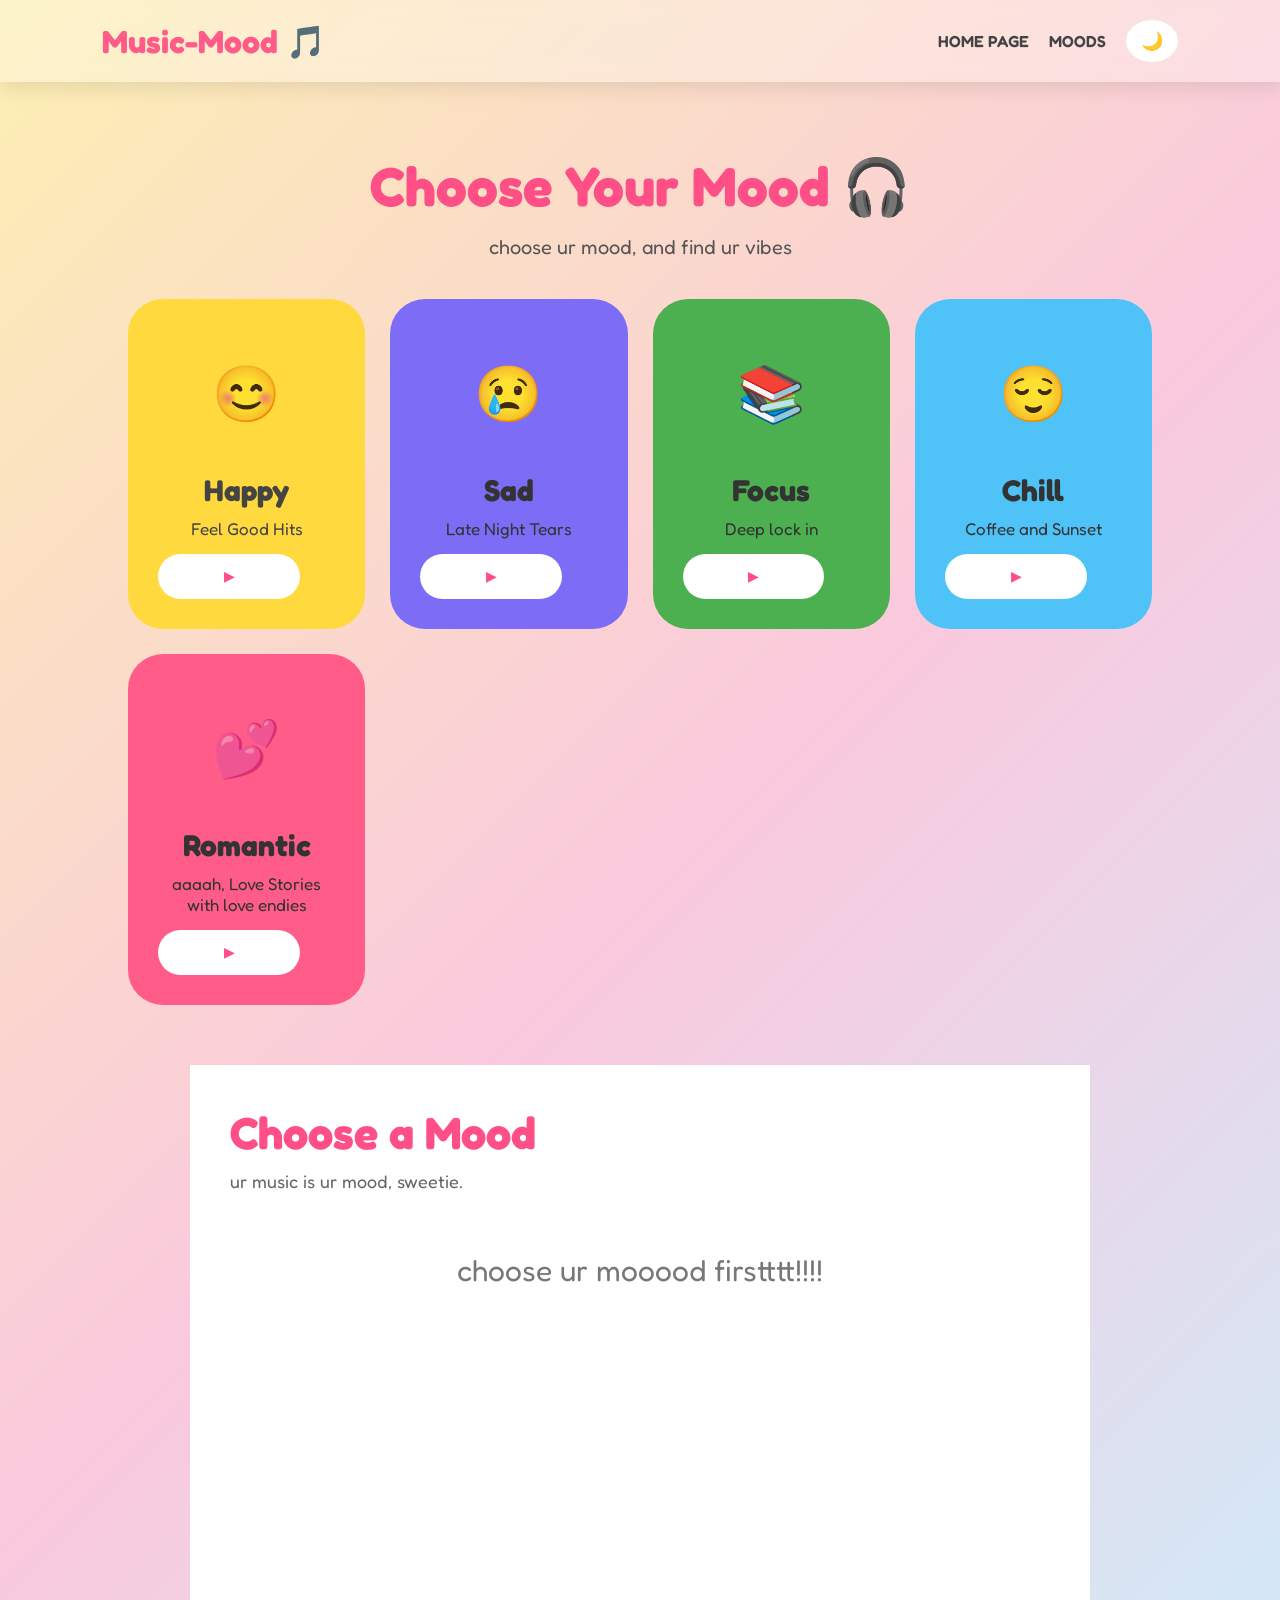
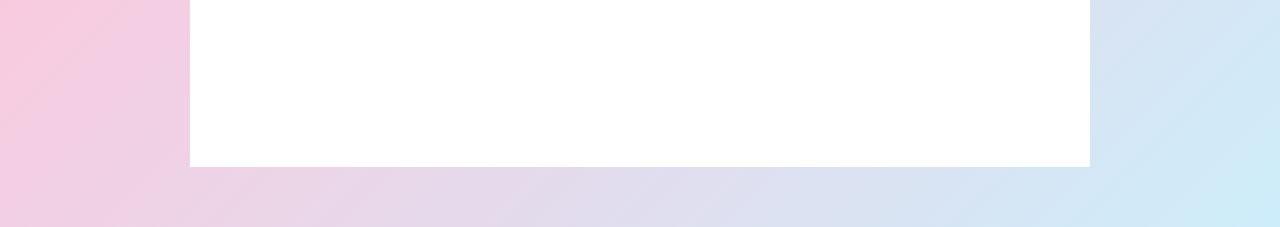
<file: moods.html>
<!DOCTYPE html>
<html lang="en">
<head>
    <meta charset="UTF-8">
    <meta name="viewport" content="width=device-width, initial-scale=1.0">
    <title>Choose ur Mood, bro</title>
    <link rel ="stylesheet" href="style.css">
    <link rel="preconnect" href="https://fonts.googleapis.com">
    <link rel="preconnect" href="https://fonts.gstatic.com" crossorigin>
    <link href="https://fonts.googleapis.com/css2?family=Fredoka:wght@300..700&display=swap" rel="stylesheet">
</head>
<body>
    <header>
        <div class="headlogo">
            Music-Mood 🎵
        </div>
    <nav>
        <a href=".">HOME PAGE</a>
        <a href="moods.html">MOODS</a>
        <button id="themebtn">🌙</button>
    </nav>
    </header>
    <section class="choose">
        <h1>Choose Your Mood 🎧</h1>
        <p>
        choose ur mood, and find ur vibes
        </p>
    </section>
<section class="moodchoose">
    <div class="card-happy" onclick="showMood('happy')">
    <div class="emoji">😊</div>
    <h2>Happy</h2>
    <p>Feel Good Hits</p>
    <button>▶</button>
    </div>
    <div class="card-sad" onclick="showMood('sad')">
    <div class="emoji">😢</div>
    <h2>Sad</h2>
    <p>Late Night Tears</p>
    <button>▶</button>
    </div>
    <div class="card-focused" onclick="showMood('focus')">
    <div class="emoji">📚</div>
    <h2>Focus</h2>
    <p>Deep lock in</p>
    <button>▶</button>
    </div>
    <div class="card-chill" onclick="showMood('chill')">
    <div class="emoji">😌</div>
    <h2>Chill</h2>
    <p>Coffee and Sunset</p>
    <button>▶</button>
    </div>
    <div class="card-romantic" onclick="showMood('romantic')">
    <div class="emoji">💕</div>
    <h2>Romantic</h2>
    <p>aaaah, Love Stories with love endies</p>
    <button>▶</button>
    </div>
</section>

    <section class="player">
        <div class="selectmood">
        <div>
            <h2 id="moodtitle">Choose a Mood</h2>
        <p id="moodquote">ur music is ur mood, sweetie.</p>
        </div>
        </div>
        <div id ="moodsong">
           <p class="empty">choose ur mooood firstttt!!!!</p>
    </div>
        <iframe
        id="spotifyPlayer"
        style="border-radius:20px; margin-top: 25px;"
        src=""
        width="100%"
        height="380"
        frameborder="0"
        allowfullscreen
        allow="autoplay; clipboard-write; encrypted-media; fullscreen; picture-in-picture">
</iframe>
    </section>
    <script src="mood.js"></script>
    </body>
    </html>
</file>
<file: style.css>
*{
    margin: 0;
    padding:0;
    box-sizing: border-box;
}
html{
    scroll-behavior: smooth;
}
body{
    font-family:'Fredoka',sans-serif;
    background: linear-gradient(135deg, #fcefb2, #fac9de ,#cdedfa);
    min-height: 100vh;
    color: #333;
    overflow-x: hidden;
}
header{
    display: flex;
    justify-content: space-between;
    padding: 20px 8%;
    position: sticky;
    top: 0;
    background: rgba(255, 255, 255, 0.3);
    align-items: center;
    z-index: 100;
    backdrop-filter: blur(10px);
    box-shadow: 0 5px 20px rgba(0, 0, 0, 0.1);
}
.headlogo{
    font-size: 32px;
    font-weight: 700;
    color: #ff5c8a;
}
nav{
    display: flex;
    gap: 20px;
    align-items: center;
}
nav a{
    text-decoration: none;
    color: #444;
    font-weight:600;
    transition:0.3s;
}
nav a:hover{
    color: #ff5c8a;
    transform: translateY(-3px);
}
#themebtn{
    background:white;
    font-size: 18px;
    border: none;
    padding: 10px 15px;
    border-radius: 50%;
    cursor: pointer;
    transition:0.3s;
}
#themebtn:hover{
    transform:rotate(20deg);
}
.main{
    text-align: center;
    padding: 80px 20px;
}
.emojis{
    font-size: 50px;
}
.main h1{
    font-size: 64px;
    margin: 20px 0;
    color: #ff4f87;
    font-family: 'Geist', sans-serif;
}
.main p{
    font-size: 20px;
    line-height: 1.7;
    margin-bottom: 40px;
}
.btn{
    display: inline-block;
    background: #ff5c8a;
    color: white;
    padding: 15px 35px;
    border-radius: 50px;
    font-size: 20px;
    font-weight: bold;
    text-decoration: none;
    transition: 0.3s;
}
.btn:hover{
    background: #ff2f69;
    transform: translateY(-10px);
}
.moods{
    width: 80%;
    display: grid;
    padding: auto;
    grid-template-columns: repeat(5, 1fr);
    margin: 50px auto;
    gap: 25px;
}
.moods div{
    border-radius: 32px;
    padding: 35px;
    align-items: center;
    display: grid;
    color:white;
    cursor: pointer;
    transition:0.3s;
}
.moods div:hover{
    transform: translateY(-10px);
}
.happycard{
    background: #ffd93d;
}
.sadcard{
    background: #7d6cf6;
}
.focusedcard{
    background: #4caf50;
}
.chillcard{
    background: #4fc3f7;
}
.romanticcard{
    background: #ff6b9c;
}
.moods h2{
    font-size: 35px;
    margin-bottom: 16px;
}
.moods p{
    font-size: 18px;
}
.why{
    padding: 70px 8%;
    text-align: center;
}
.why h2{
    font-size: 48px;
    margin-bottom: 40px;
    color:#ff4f87;
}
.feature{
    display: grid;
    grid-template-columns: repeat(auto-fit, minmax(250px, 1fr));
    gap: 25px;
}
.feature div{
    background: white;
    padding: 30px;
    border-radius: 25px;
    box-shadow: 0 10px 20px rgba(0,0,0,0.08);
    transition:0.3s;
    margin-bottom: 20px;
}
.feature div:hover{
    transform: translateY(-8px);
}
.feature h3{
    margin: 15px 0;
}
footer{
    text-align: center;
    padding: 30px;
    background: #ff5c8a;
    color: white;
    font-weight: bold;
    margin-top: 60px;
}
.dark{
    background: linear-gradient(135deg, #1d1d2f, #2c2c2c);
    color:white;
}
.dark header{
    background: rgba(40, 40, 60, 0.6);
}
.dark nav a{
    color:white;
}
.dark .feature div{
    background:#2b2b45;
    color:white;
}

.dark footer{
    background: #111;
}
@media (max-width: 768px){
    header{
        flex-direction: column;
        gap: 20px;
    }
    .main h1{
        font-size: 48px;
    }
    nav{
        flex-wrap: wrap;
        justify-content: center;
    }
}
.choose{
    text-align: center;
    padding: 70px 20px 40px;
}
.choose h1{
    font-size: 55px;
    color:#ff4f87;
}
.choose p{
    font-size: 20px;
    margin-top: 15px;
    color:#555;
}
.moodchoose{
    width: 80%;
    margin:auto;
    display: grid;
    grid-template-columns: repeat(auto-fit, minmax(190px, 1fr));
    gap:25px;
    margin-bottom: 60px;
}
.moodchoose div{
    padding: 30px;
    border-radius: 35px;
    cursor:pointer;
    transition:0.3s;
    text-align: center;
}
.moodchoose div:hover{
    transform: translateY(-12px);
}
.emoji{
    font-size:55px;
    margin-bottom:15px;
}
.moodchoose h2{
    margin-bottom: 10px;
    font-size: 30px;
}
.moodchoose p{
    margin-bottom: 15px;
    font-size: 17px;
}
.moodchoose span{
    display: inline-block;
    background: rgba(255, 255, 255, 0.3);
    padding: 8px 18px;
    border-radius: 30px;
    font-weight: bold;
    margin-bottom: 15px;
}
.moodchoose button{
    display:block;
    width: 80%;
    margin-top: 10px;
    border: none;
    background: white;
    color:#ff4f87;
    font-weight: bold;
    padding: 15px;
    border-radius: 40px;
    cursor: pointer;
    transition: 0.3s;
}
.moodchoose button:hover{
    transform:scale(1.05);
    background:#fff3f7;
}
.player{
    width: 90%;
    max-width: 900px;
    margin: auto;
    background: white;
    padding: 40px;
    margin-bottom: 60px;
}
.selectmood{
    display: flex;
    align-items: center;
    gap: 25px;
    margin-bottom: 30px;
}
#bgemogi{
    font-size: 90px;
}
#moodtitle{
    font-size: 45px;
    color: #ff4f87;
}
#moodquote{
    font-size: 18px;
    color:#666;
    margin-top: 10px;
}
.songcard{
    display: flex;
    justify-content: space-between;
    align-items: center;
    background: #fff6fa;
    border-radius: 18px;
    padding: 18px 22px;
    margin-bottom: 15px;
    transition: 0.3s;
}.songCard:hover{
    background:#ffe5ef;
    transform:translateX(8px);
}
.songInfo h3{
    margin-bottom:6px;
}
.songInfo p{
    color:#777;
}
.songRight{
    display:flex;
    align-items:center;
    gap:18px;
}
.songRight span{
    font-weight:bold;
    color:#666;
}
#spotifyPlayer{
    margin-top:30px;
    width:100%;
    border:none;
    border-radius:20px;
}
.empty{
    text-align:center;
    color:#777;
    padding:30px;
    font-size:30px;
}
.card-happy{
    background: #ffd93d;
    color: #444;
}
.card-sad{
    background: #7d6cf6;
}
.card-focused{
    background: #4caf50;
}
.card-chill{
    background: #4fc3f7;
}
.card-romantic{
    background: #ff5c8a;
}
#greeting{
    margin:30px auto;
    padding:10px 22px;
    background: white;
    font-size: 30px;
    font-weight: bold;
    color:#ff5c8a;
    display: inline-block;
    border-radius: 999px;
}
#greeting:hover{
    transition: 0.3s;
}
</file>
